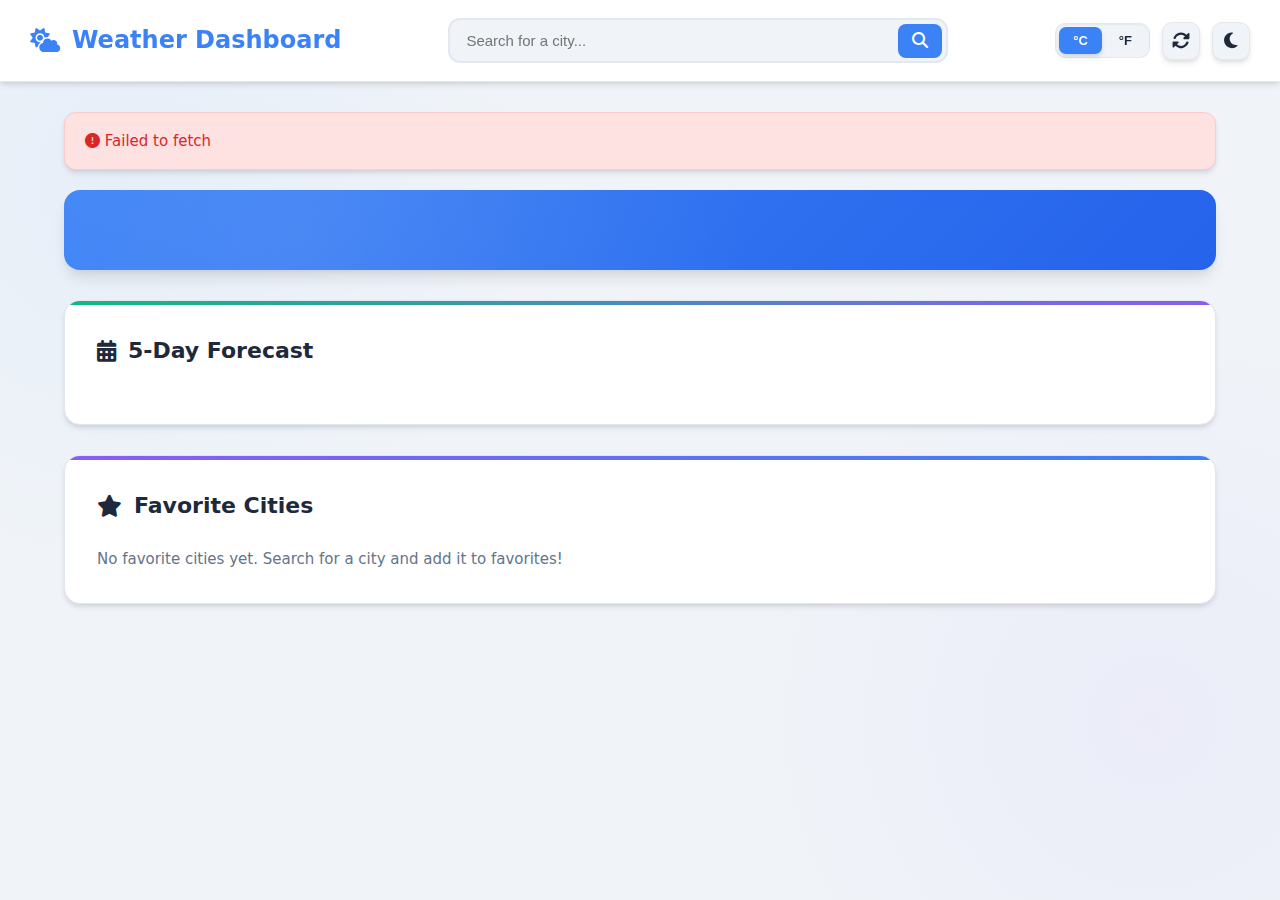
<file: Percobaan 6/index.html>
<!DOCTYPE html>
<html lang="id">
<head>
    <meta charset="UTF-8">
    <meta name="viewport" content="width=device-width, initial-scale=1.0">
    <title>Weather Dashboard</title>
    <link rel="stylesheet" href="https://cdnjs.cloudflare.com/ajax/libs/font-awesome/6.4.0/css/all.min.css">
    <link rel="stylesheet" href="style.css">
</head>
<body>
    <!-- Navbar -->
    <nav class="navbar">
        <div class="navbar-brand">
            <i class="fas fa-cloud-sun"></i> Weather Dashboard
        </div>
        
        <div class="navbar-search">
            <input 
                type="text" 
                class="search-input" 
                id="citySearch" 
                placeholder="Search for a city..."
                autocomplete="off"
            >
            <button class="search-btn" id="searchBtn"><i class="fas fa-search"></i></button>
            <div class="autocomplete-suggestions" id="suggestions"></div>
        </div>

        <div class="navbar-controls">
            <div class="unit-switch">
                <button class="unit-option active" id="celsiusBtn" onclick="setUnit('metric')">°C</button>
                <button class="unit-option" id="fahrenheitBtn" onclick="setUnit('imperial')">°F</button>
            </div>
            <button class="refresh-btn" id="refreshBtn" title="Refresh weather data"><i class="fas fa-sync-alt"></i></button>
            <button class="theme-toggle" id="themeToggle"><i class="fas fa-moon"></i></button>
        </div>
    </nav>

    <div class="container">
        <!-- Error Message -->
        <div class="error-message" id="errorMessage"></div>

        <!-- Current Weather -->
        <div class="current-weather" id="currentWeather">
            <div class="loading" id="loadingCurrent">
                <div class="spinner"></div>
                <p>Loading weather data...</p>
            </div>
        </div>

        <!-- Forecast -->
        <div class="forecast-section" id="forecastSection">
            <h2 class="section-title"><i class="fas fa-calendar-alt"></i> 5-Day Forecast</h2>
            <div class="forecast-grid" id="forecastGrid"></div>
        </div>

        <!-- Favorites -->
        <div class="favorites-section">
            <h3 class="section-title"><i class="fas fa-star"></i> Favorite Cities</h3>
            <div class="favorites-grid" id="favoritesGrid">
                <p style="color: var(--text-secondary); font-size: 15px;">No favorite cities yet. Search for a city and add it to favorites!</p>
            </div>
        </div>
    </div>

  <script src="script.js"></script>
  
</body>
</html>
</file>
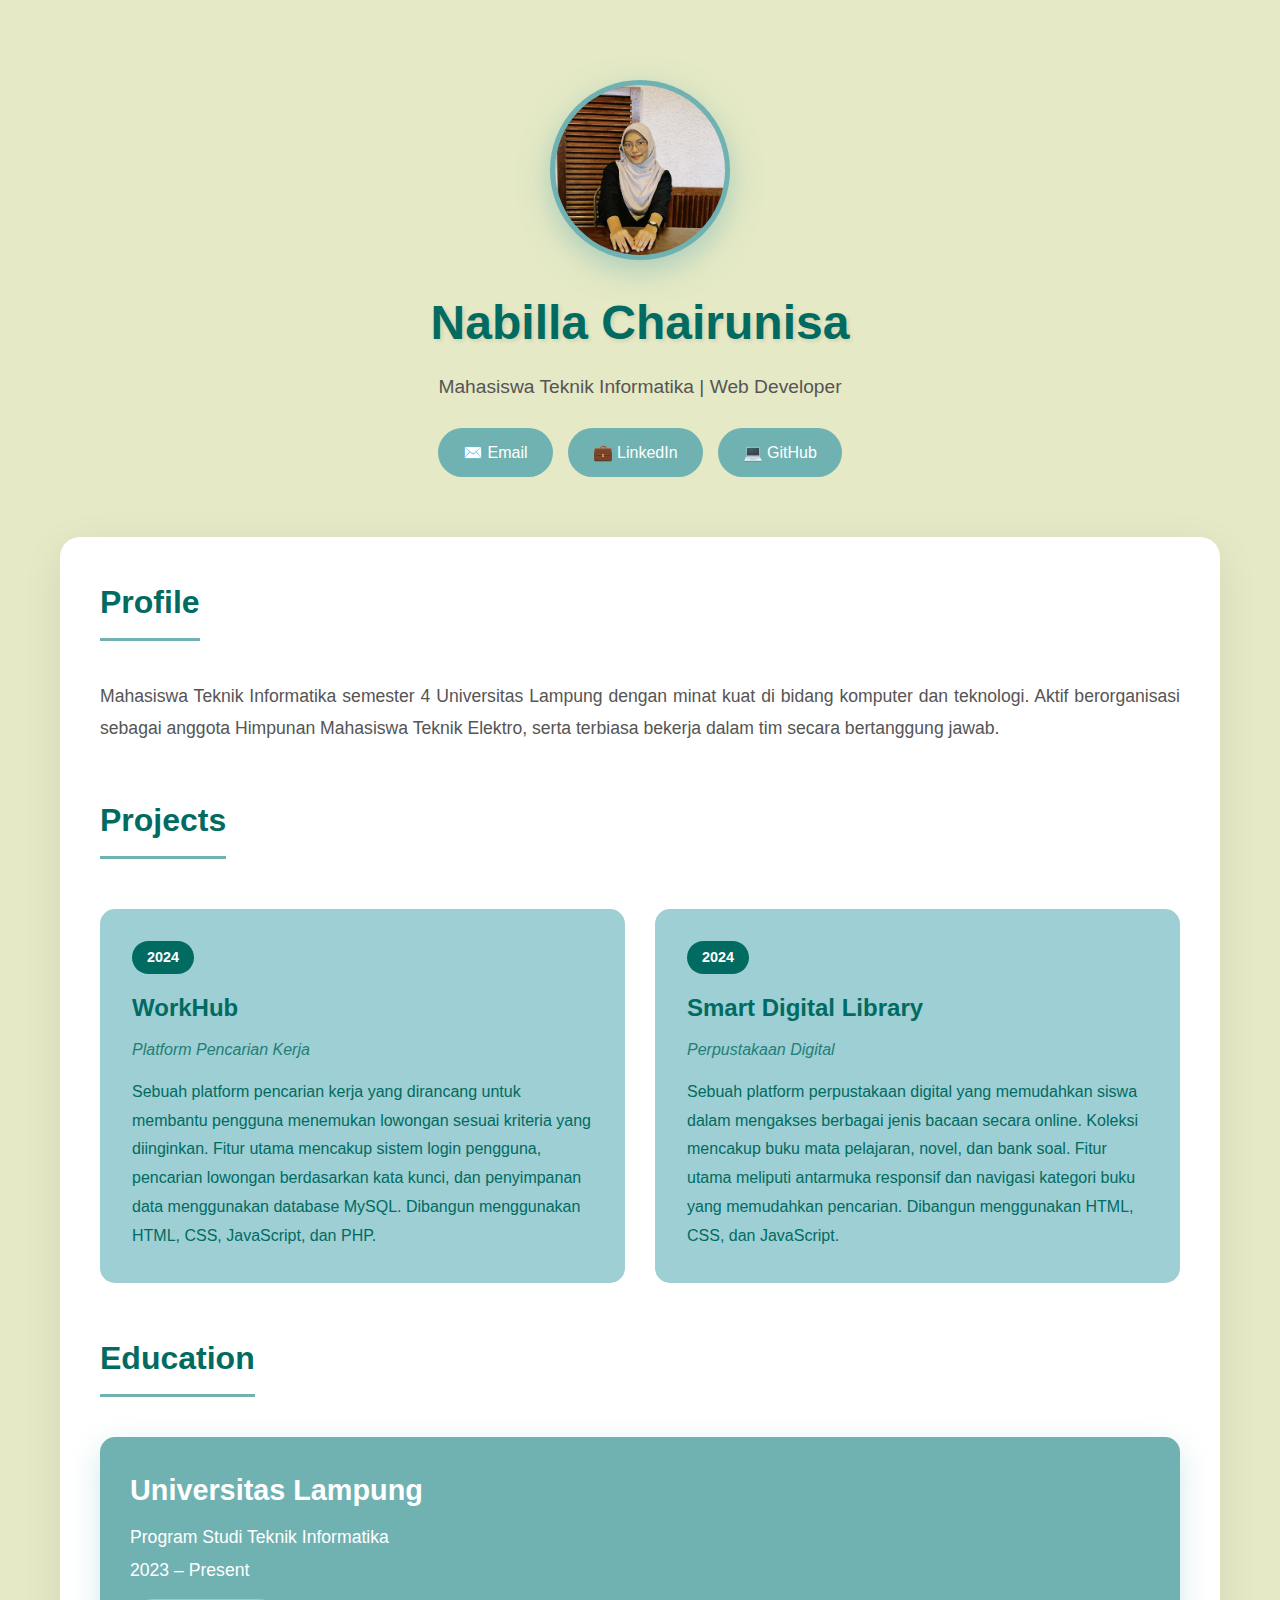
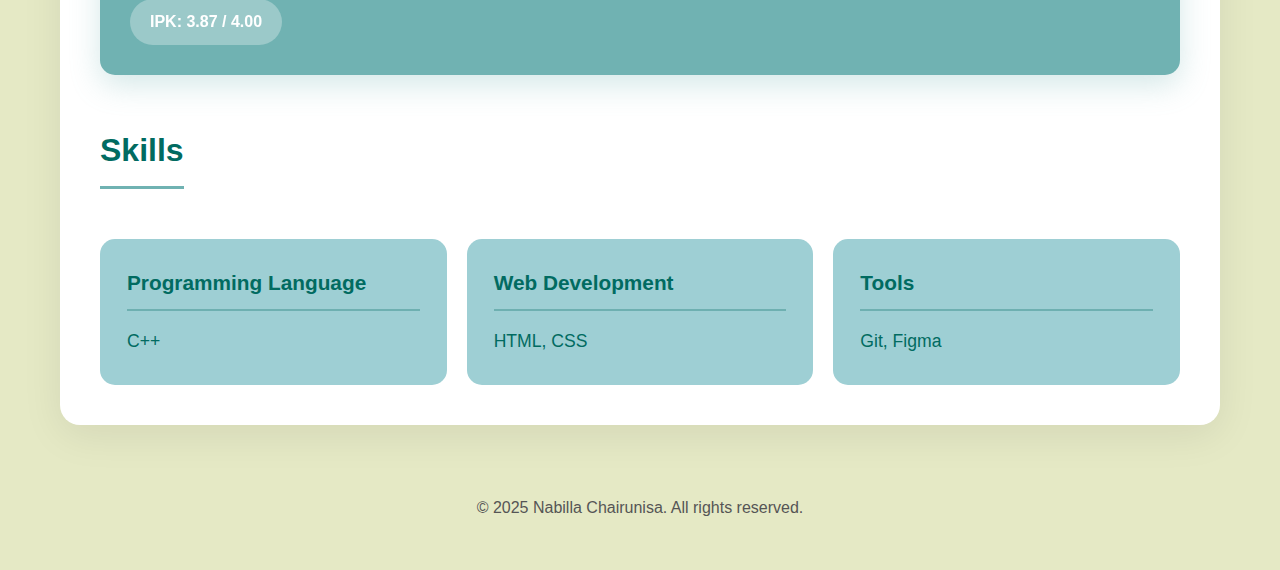
<file: TA1_2315061022.html>
<!DOCTYPE html>
<html lang="id">
<head>
    <meta charset="UTF-8">
    <meta name="viewport" content="width=device-width, initial-scale=1.0">
    <title>Nabilla Chairunisa - Portfolio</title>
    <link rel="stylesheet" href="style.css">
</head>
<body>
    <div class="container">
        <header>
            <div class="profile-photo"><img src="photo.jpg" alt="N"></div>
            <h1>Nabilla Chairunisa</h1>
            <p>Mahasiswa Teknik Informatika | Web Developer</p>
            <div class="contact-links">
                <a href="mailto:nabchairunisa@gmail.com">✉️ Email</a>
                <a href="https://linkedin.com/in/nabilla-chairunisa-72ba9114a" target="_blank">💼 LinkedIn</a>
                <a href="https://github.com/NabillaChai" target="_blank">💻 GitHub</a>
            </div>
        </header>

        <div class="content">
            <section id="profile">
                <h2>Profile</h2>
                <p class="profile-text">
                    Mahasiswa Teknik Informatika semester 4 Universitas Lampung dengan minat kuat di bidang komputer dan teknologi. Aktif berorganisasi sebagai anggota Himpunan Mahasiswa Teknik Elektro, serta terbiasa bekerja dalam tim secara bertanggung jawab. 
                </p>
            </section>

            <section id="projects">
                <h2>Projects</h2>
                <div class="project-grid">
                    <div class="project-card">
                        <span class="project-year">2024</span>
                        <h3>WorkHub</h3>
                        <p class="project-course">Platform Pencarian Kerja</p>
                        <p class="project-description">
                            Sebuah platform pencarian kerja yang dirancang untuk membantu pengguna menemukan lowongan sesuai kriteria yang diinginkan. Fitur utama mencakup sistem login pengguna, pencarian lowongan berdasarkan kata kunci, dan penyimpanan data menggunakan database MySQL. Dibangun menggunakan HTML, CSS, JavaScript, dan PHP.
                        </p>
                    </div>

                    <div class="project-card">
                        <span class="project-year">2024</span>
                        <h3>Smart Digital Library</h3>
                        <p class="project-course">Perpustakaan Digital</p>
                        <p class="project-description">
                            Sebuah platform perpustakaan digital yang memudahkan siswa dalam mengakses berbagai jenis bacaan secara online. Koleksi mencakup buku mata pelajaran, novel, dan bank soal. Fitur utama meliputi antarmuka responsif dan navigasi kategori buku yang memudahkan pencarian. Dibangun menggunakan HTML, CSS, dan JavaScript.
                        </p>
                    </div>
                </div>
            </section>

            <section id="education">
                <h2>Education</h2>
                <div class="education-box">
                    <h3>Universitas Lampung</h3>
                    <p>Program Studi Teknik Informatika</p>
                    <p>2023 – Present</p>
                    <span class="ipk">IPK: 3.87 / 4.00</span>
                </div>
            </section>

            <section id="skills">
                <h2>Skills</h2>
                <div class="skills-container">
                    <div class="skill-category">
                        <h3>Programming Language</h3>
                        <p>C++</p>
                    </div>
                    <div class="skill-category">
                        <h3>Web Development</h3>
                        <p>HTML, CSS</p>
                    </div>
                    <div class="skill-category">
                        <h3>Tools</h3>
                        <p>Git, Figma</p>
                    </div>
                </div>
            </section>
        </div>

        <footer>
            <p>&copy; 2025 Nabilla Chairunisa. All rights reserved.</p>
        </footer>
    </div>
</body>
</html>
</file>
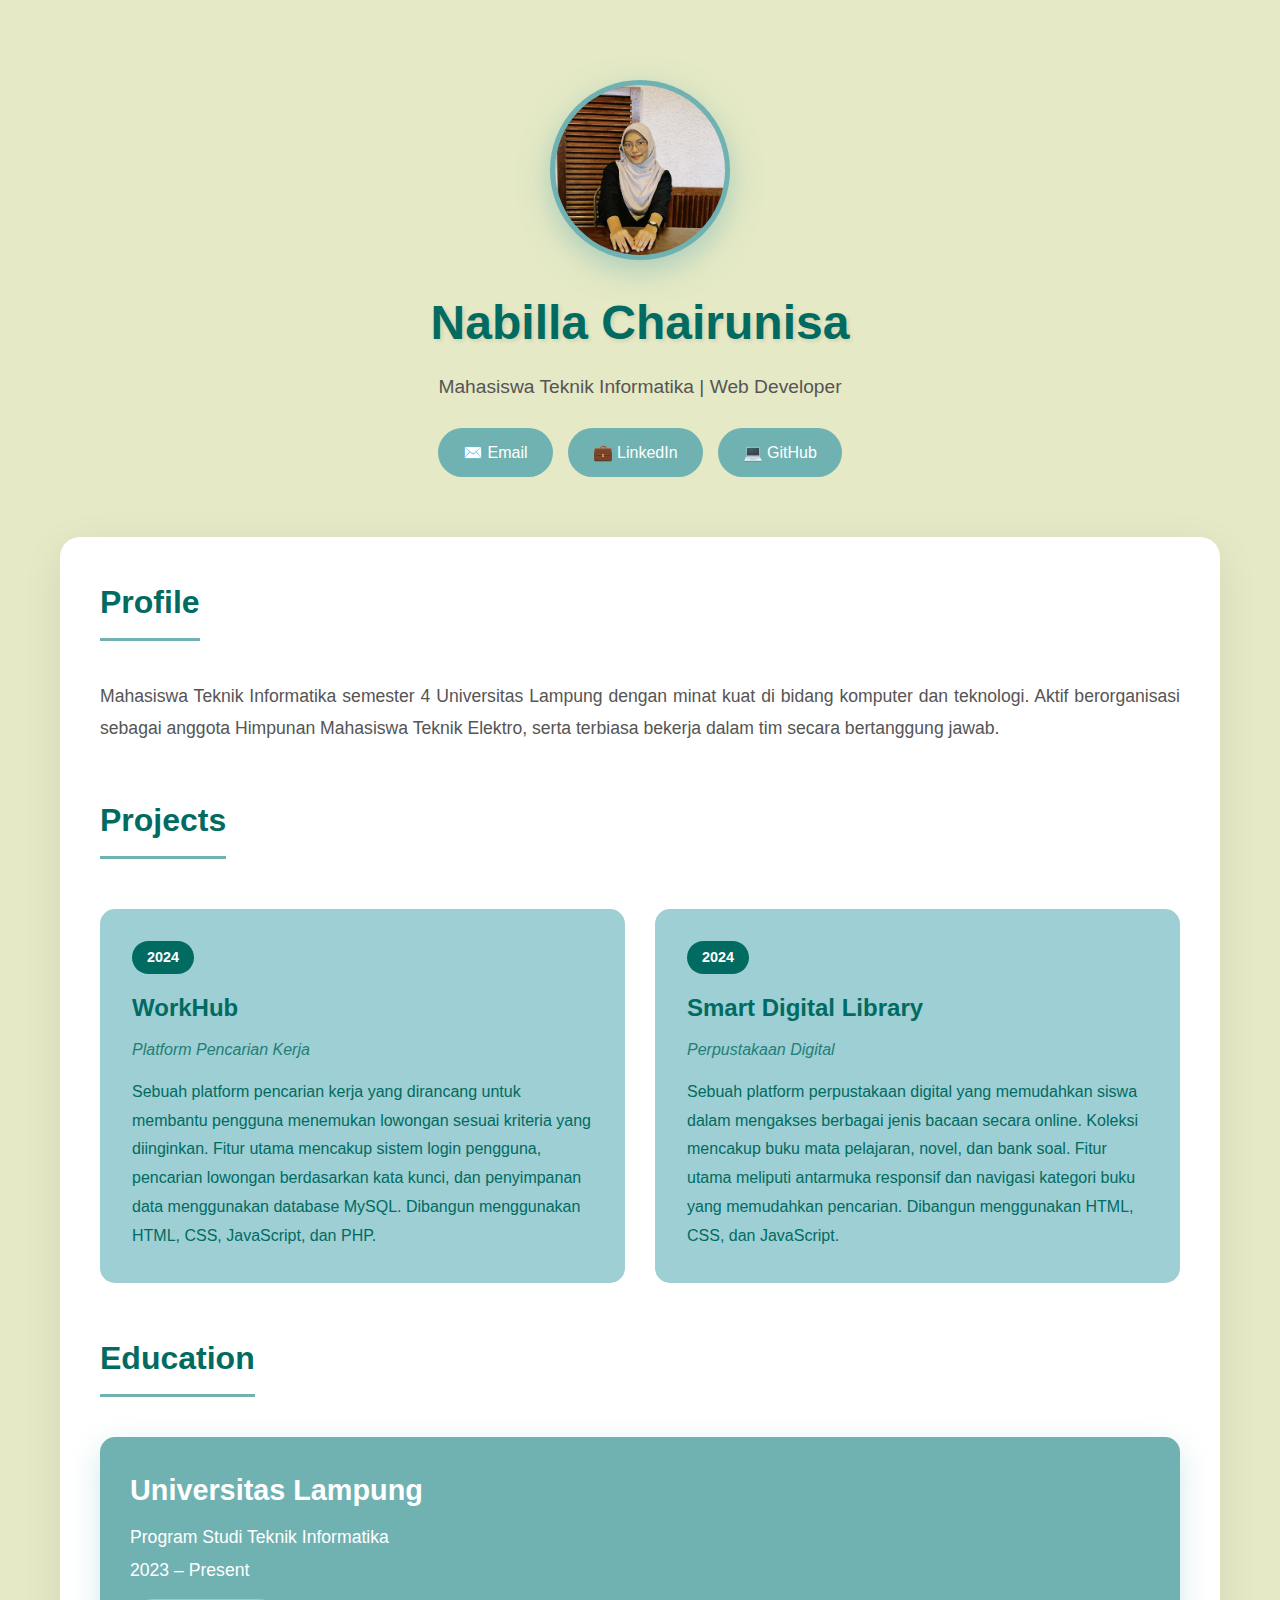
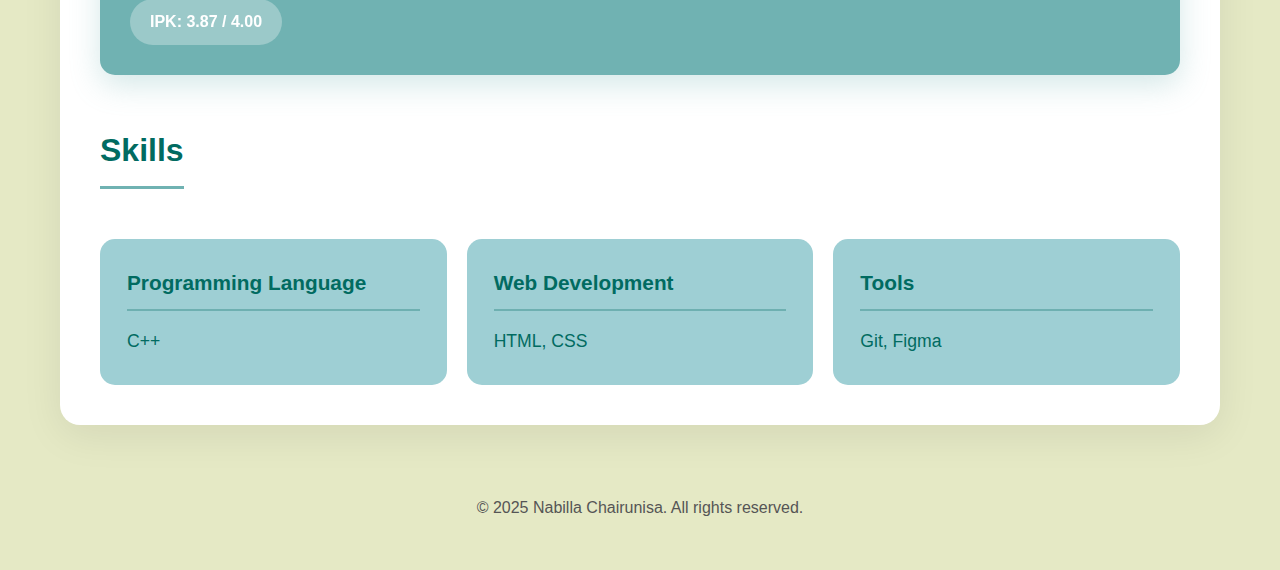
<file: TA1_Portofolio.html>
<!DOCTYPE html>
<html lang="id">
<head>
    <meta charset="UTF-8">
    <meta name="viewport" content="width=device-width, initial-scale=1.0">
    <title>Nabilla Chairunisa - Portfolio</title>
    <link rel="stylesheet" href="TA1_style.css">
</head>
<body>
    <div class="container">
        <header>
            <div class="profile-photo"><img src="photo.jpg" alt="N"></div>
            <h1>Nabilla Chairunisa</h1>
            <p>Mahasiswa Teknik Informatika | Web Developer</p>
            <div class="contact-links">
                <a href="mailto:nabchairunisa@gmail.com">✉️ Email</a>
                <a href="https://linkedin.com/in/nabilla-chairunisa-72ba9114a" target="_blank">💼 LinkedIn</a>
                <a href="https://github.com/NabillaChai" target="_blank">💻 GitHub</a>
            </div>
        </header>

        <div class="content">
            <section id="profile">
                <h2>Profile</h2>
                <p class="profile-text">
                    Mahasiswa Teknik Informatika semester 4 Universitas Lampung dengan minat kuat di bidang komputer dan teknologi. Aktif berorganisasi sebagai anggota Himpunan Mahasiswa Teknik Elektro, serta terbiasa bekerja dalam tim secara bertanggung jawab. 
                </p>
            </section>

            <section id="projects">
                <h2>Projects</h2>
                <div class="project-grid">
                    <div class="project-card">
                        <span class="project-year">2024</span>
                        <h3>WorkHub</h3>
                        <p class="project-course">Platform Pencarian Kerja</p>
                        <p class="project-description">
                            Sebuah platform pencarian kerja yang dirancang untuk membantu pengguna menemukan lowongan sesuai kriteria yang diinginkan. Fitur utama mencakup sistem login pengguna, pencarian lowongan berdasarkan kata kunci, dan penyimpanan data menggunakan database MySQL. Dibangun menggunakan HTML, CSS, JavaScript, dan PHP.
                        </p>
                    </div>

                    <div class="project-card">
                        <span class="project-year">2024</span>
                        <h3>Smart Digital Library</h3>
                        <p class="project-course">Perpustakaan Digital</p>
                        <p class="project-description">
                            Sebuah platform perpustakaan digital yang memudahkan siswa dalam mengakses berbagai jenis bacaan secara online. Koleksi mencakup buku mata pelajaran, novel, dan bank soal. Fitur utama meliputi antarmuka responsif dan navigasi kategori buku yang memudahkan pencarian. Dibangun menggunakan HTML, CSS, dan JavaScript.
                        </p>
                    </div>
                </div>
            </section>

            <section id="education">
                <h2>Education</h2>
                <div class="education-box">
                    <h3>Universitas Lampung</h3>
                    <p>Program Studi Teknik Informatika</p>
                    <p>2023 – Present</p>
                    <span class="ipk">IPK: 3.87 / 4.00</span>
                </div>
            </section>

            <section id="skills">
                <h2>Skills</h2>
                <div class="skills-container">
                    <div class="skill-category">
                        <h3>Programming Language</h3>
                        <p>C++</p>
                    </div>
                    <div class="skill-category">
                        <h3>Web Development</h3>
                        <p>HTML, CSS</p>
                    </div>
                    <div class="skill-category">
                        <h3>Tools</h3>
                        <p>Git, Figma</p>
                    </div>
                </div>
            </section>
        </div>

        <footer>
            <p>&copy; 2025 Nabilla Chairunisa. All rights reserved.</p>
        </footer>
    </div>
</body>

</html>
</file>
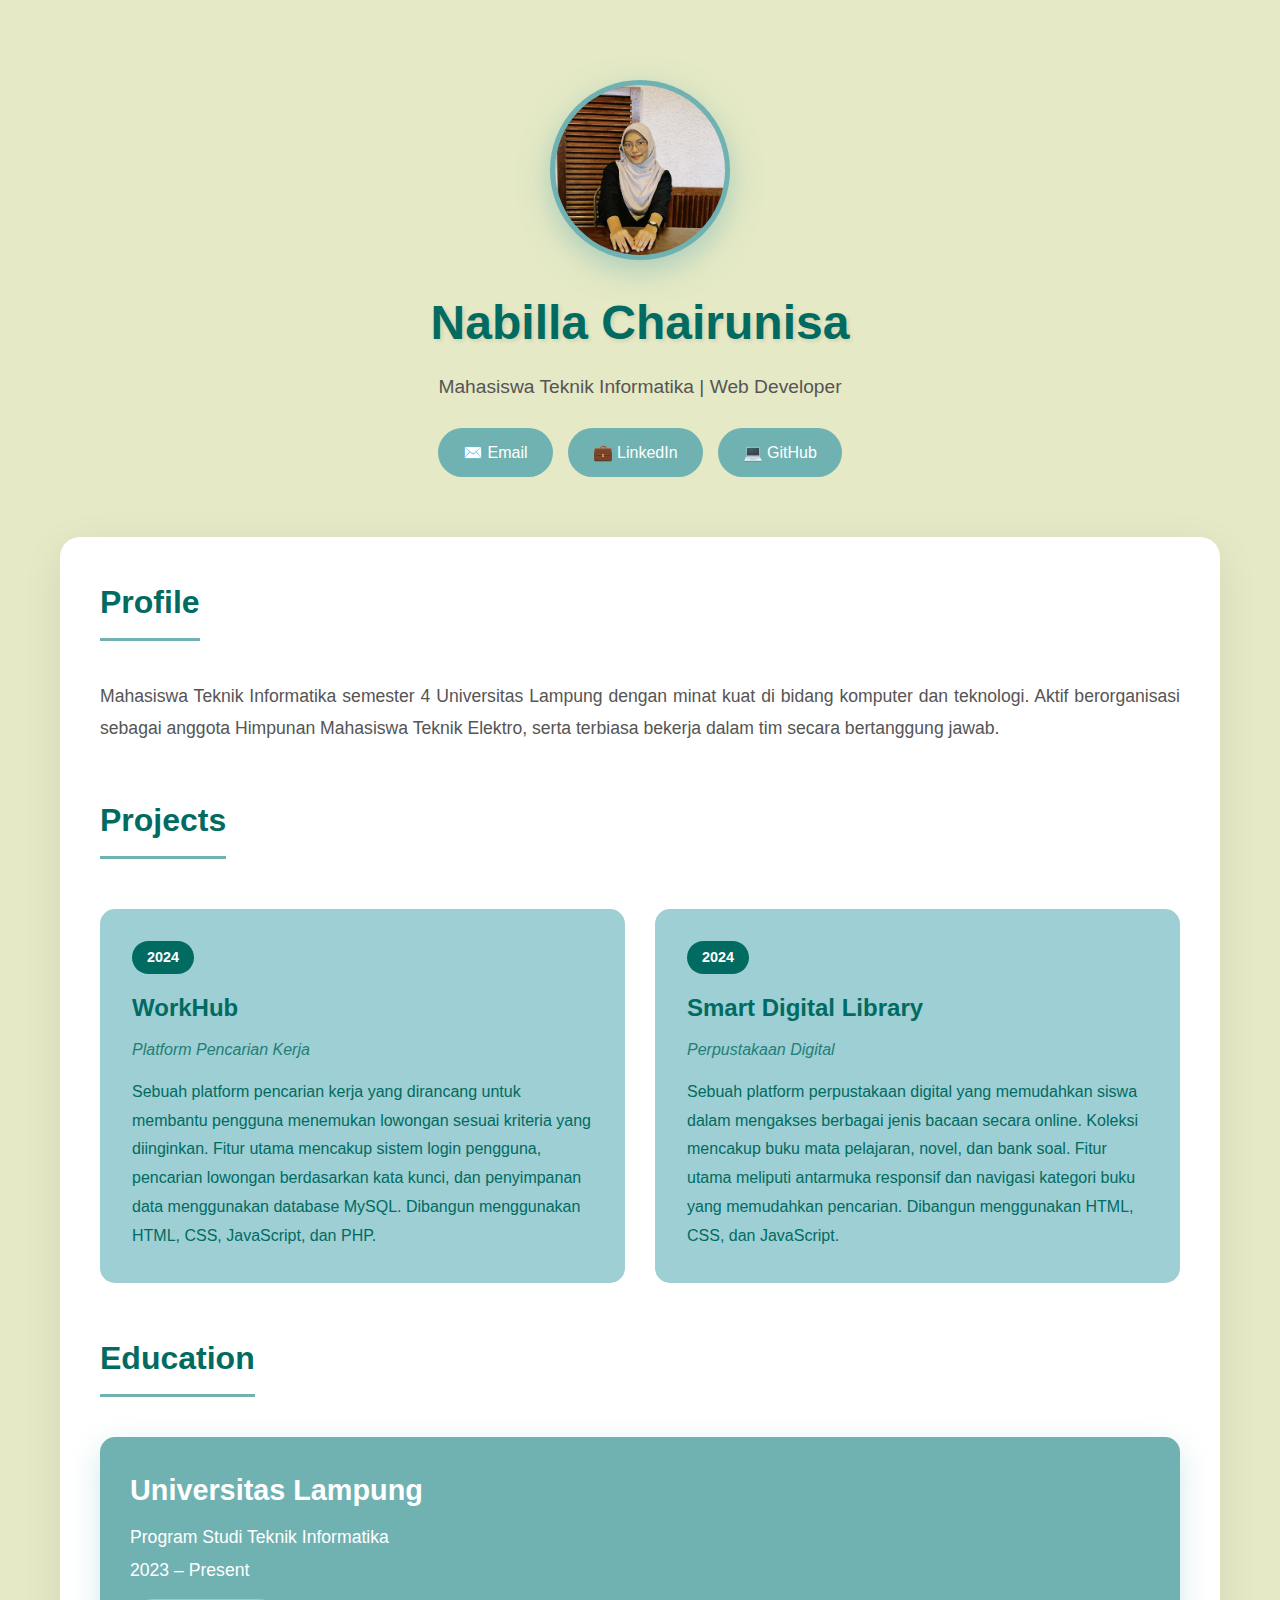
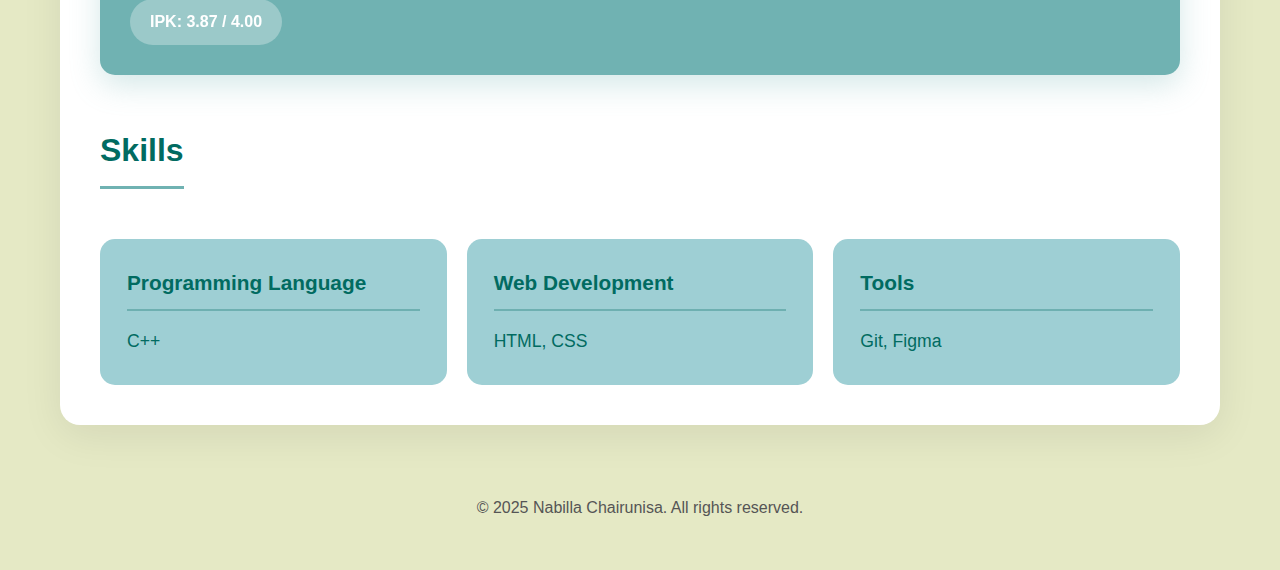
<file: Percobaan 1/TA1_Portofolio.html>
<!DOCTYPE html>
<html lang="id">
<head>
    <meta charset="UTF-8">
    <meta name="viewport" content="width=device-width, initial-scale=1.0">
    <title>Nabilla Chairunisa - Portfolio</title>
    <link rel="stylesheet" href="TA1_style.css">
</head>
<body>
    <div class="container">
        <header>
            <div class="profile-photo"><img src="photo.jpg" alt="N"></div>
            <h1>Nabilla Chairunisa</h1>
            <p>Mahasiswa Teknik Informatika | Web Developer</p>
            <div class="contact-links">
                <a href="mailto:nabchairunisa@gmail.com">✉️ Email</a>
                <a href="https://linkedin.com/in/nabilla-chairunisa-72ba9114a" target="_blank">💼 LinkedIn</a>
                <a href="https://github.com/NabillaChai" target="_blank">💻 GitHub</a>
            </div>
        </header>

        <div class="content">
            <section id="profile">
                <h2>Profile</h2>
                <p class="profile-text">
                    Mahasiswa Teknik Informatika semester 4 Universitas Lampung dengan minat kuat di bidang komputer dan teknologi. Aktif berorganisasi sebagai anggota Himpunan Mahasiswa Teknik Elektro, serta terbiasa bekerja dalam tim secara bertanggung jawab. 
                </p>
            </section>

            <section id="projects">
                <h2>Projects</h2>
                <div class="project-grid">
                    <div class="project-card">
                        <span class="project-year">2024</span>
                        <h3>WorkHub</h3>
                        <p class="project-course">Platform Pencarian Kerja</p>
                        <p class="project-description">
                            Sebuah platform pencarian kerja yang dirancang untuk membantu pengguna menemukan lowongan sesuai kriteria yang diinginkan. Fitur utama mencakup sistem login pengguna, pencarian lowongan berdasarkan kata kunci, dan penyimpanan data menggunakan database MySQL. Dibangun menggunakan HTML, CSS, JavaScript, dan PHP.
                        </p>
                    </div>

                    <div class="project-card">
                        <span class="project-year">2024</span>
                        <h3>Smart Digital Library</h3>
                        <p class="project-course">Perpustakaan Digital</p>
                        <p class="project-description">
                            Sebuah platform perpustakaan digital yang memudahkan siswa dalam mengakses berbagai jenis bacaan secara online. Koleksi mencakup buku mata pelajaran, novel, dan bank soal. Fitur utama meliputi antarmuka responsif dan navigasi kategori buku yang memudahkan pencarian. Dibangun menggunakan HTML, CSS, dan JavaScript.
                        </p>
                    </div>
                </div>
            </section>

            <section id="education">
                <h2>Education</h2>
                <div class="education-box">
                    <h3>Universitas Lampung</h3>
                    <p>Program Studi Teknik Informatika</p>
                    <p>2023 – Present</p>
                    <span class="ipk">IPK: 3.87 / 4.00</span>
                </div>
            </section>

            <section id="skills">
                <h2>Skills</h2>
                <div class="skills-container">
                    <div class="skill-category">
                        <h3>Programming Language</h3>
                        <p>C++</p>
                    </div>
                    <div class="skill-category">
                        <h3>Web Development</h3>
                        <p>HTML, CSS</p>
                    </div>
                    <div class="skill-category">
                        <h3>Tools</h3>
                        <p>Git, Figma</p>
                    </div>
                </div>
            </section>
        </div>

        <footer>
            <p>&copy; 2025 Nabilla Chairunisa. All rights reserved.</p>
        </footer>
    </div>
</body>
</html>
</file>
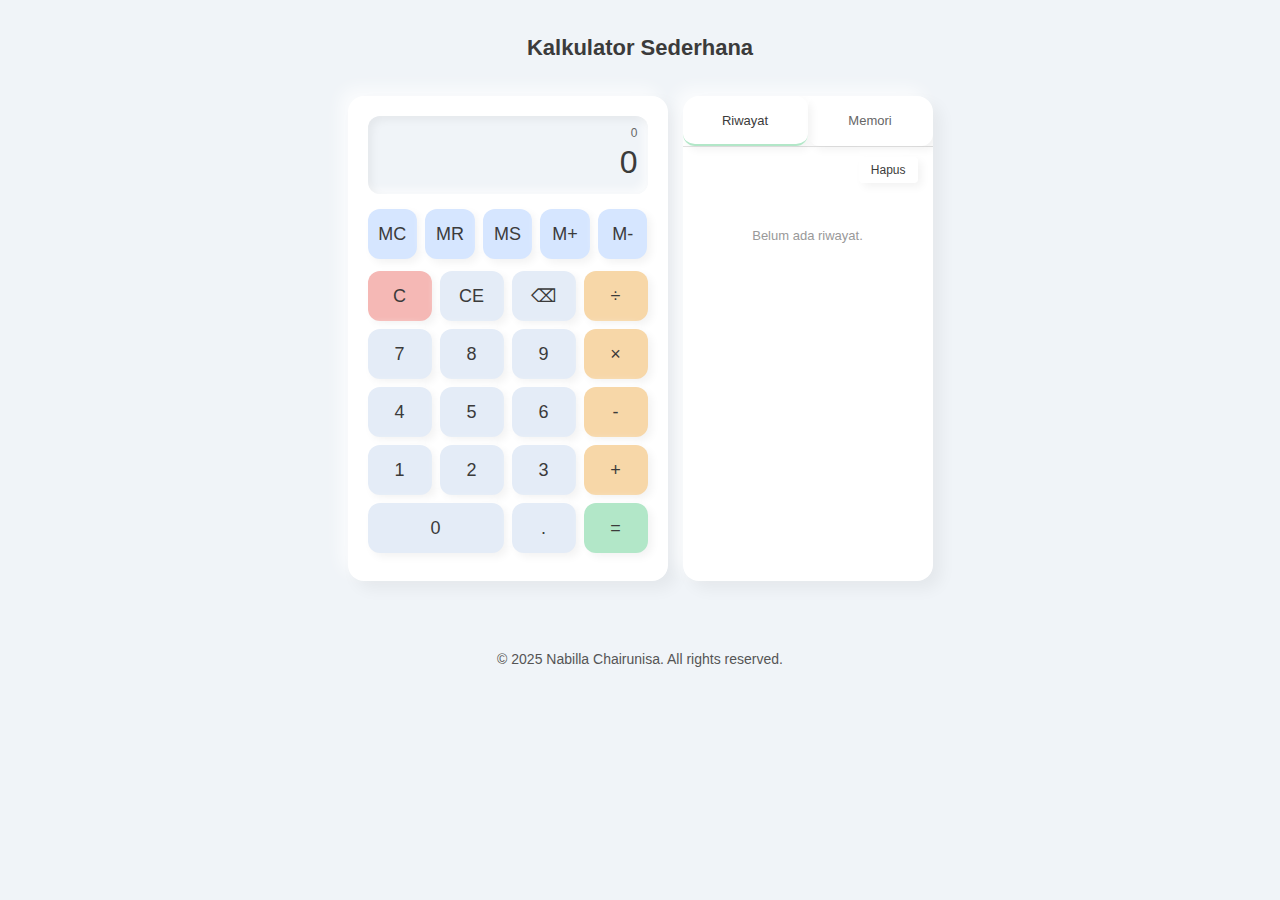
<file: Percobaan 5/TA5_index.html>
<!DOCTYPE html>
<html lang="id">
<head>
    <meta charset="UTF-8">
    <meta name="viewport" content="width=device-width, initial-scale=1.0">
    <link rel="stylesheet" href="https://cdnjs.cloudflare.com/ajax/libs/font-awesome/6.5.0/css/all.min.css">
    <title>Kalkulator</title>
    <link rel="stylesheet" href="TA5_style.css">
</head>

<body>

    <div class="main-wrapper">
        <div class="page-header">Kalkulator Sederhana</div>

        <div class="content-wrapper">

            <!-- Kalkulator -->
            <div class="calc-wrapper">
                <div class="calculator">
                    <div class="display-container">
                        <div class="expression" id="expression">0</div>
                        <div class="display" id="display">0</div>
                    </div>

                    <div class="memory-buttons">
                        <button class="btn-memory" onclick="memoryClear()">MC</button>
                        <button class="btn-memory" onclick="memoryRecall()">MR</button>
                        <button class="btn-memory" onclick="memoryStore()">MS</button>
                        <button class="btn-memory" onclick="memoryAdd()">M+</button>
                        <button class="btn-memory" onclick="memorySubtract()">M-</button>
                    </div>

                    <div class="buttons">
                        <button class="btn-clear" onclick="clearAll()">C</button>
                        <button class="btn-function" onclick="clearEntry()">CE</button>
                        <button class="btn-function" onclick="backspace()">⌫</button>
                        <button class="btn-operator" onclick="inputOperator('÷')">÷</button>

                        <button class="btn-number" onclick="inputDigit('7')">7</button>
                        <button class="btn-number" onclick="inputDigit('8')">8</button>
                        <button class="btn-number" onclick="inputDigit('9')">9</button>
                        <button class="btn-operator" onclick="inputOperator('×')">×</button>

                        <button class="btn-number" onclick="inputDigit('4')">4</button>
                        <button class="btn-number" onclick="inputDigit('5')">5</button>
                        <button class="btn-number" onclick="inputDigit('6')">6</button>
                        <button class="btn-operator" onclick="inputOperator('-')">-</button>

                        <button class="btn-number" onclick="inputDigit('1')">1</button>
                        <button class="btn-number" onclick="inputDigit('2')">2</button>
                        <button class="btn-number" onclick="inputDigit('3')">3</button>
                        <button class="btn-operator" onclick="inputOperator('+')">+</button>

                        <button class="btn-number btn-zero" onclick="inputDigit('0')">0</button>
                        <button class="btn-number" onclick="inputDecimal()">.</button>
                        <button class="btn-equal" onclick="calculate()">=</button>
                    </div>
                </div>
            </div>

            <!-- HISTORY -->
            <div class="history" id="history">
                <div class="history-tabs">
                    <button class="history-tab active" onclick="switchTab('riwayat')" id="tabRiwayat">Riwayat</button>
                    <button class="history-tab" onclick="switchTab('memori')" id="tabMemori">Memori</button>
                </div>

                <div id="riwayatContent">
                    <div class="history-actions">
                        <button class="clear-all-btn" onclick="clearHistory()">Hapus</button>
                    </div>
                    <div class="history-content">
                        <div id="historyList">
                            <div class="history-empty">Belum ada riwayat.</div>
                        </div>
                    </div>
                </div>

                <div id="memoriContent" style="display: none;">
                    <div class="history-content">
                        <div class="memory-display" id="memoryIndicator"></div>
                    </div>
                </div>
            </div>

        </div>
    </div>

    
    <script>
        let display = '0';
        let expression = '';
        let memory = 0;
        let justCalculated = false;
        let history = [];

        function updateDisplay() {
            document.getElementById('display').textContent = display;
            document.getElementById('expression').textContent = expression || '0';

            const memDisplay = document.getElementById('memoryIndicator');
            if (memory !== 0) {
                memDisplay.innerHTML =
                    `<div class="memory-text">Nilai Memori:</div><div class="memory-value">${memory}</div>`;
            } else {
                memDisplay.innerHTML =
                    '<div class="memory-text">Tidak ada yang disimpan di memori</div>';
            }
        }

        function updateHistory() {
            const historyList = document.getElementById('historyList');
            if (history.length > 0) {
                historyList.innerHTML = history.map((item, index) => `
                    <div class="history-item">
                        <button class="delete-item-btn" onclick="deleteHistoryItem(${index})">
                            <svg width="18" height="18" viewBox="0 0 24 24" fill="none" stroke="#777" stroke-width="2" stroke-linecap="round" stroke-linejoin="round">
                                <polyline points="3 6 5 6 21 6"></polyline>
                                <path d="M19 6l-1 14H6L5 6"></path>
                                <path d="M10 11v6"></path>
                                <path d="M14 11v6"></path>
                                <path d="M9 6V4h6v2"></path>
                            </svg>
                        </button>
                        <div class="history-expr">${item.expr} =</div>
                        <div class="history-result">${item.result}</div>
                    </div>
                `).join('');
            } else {
                historyList.innerHTML = '<div class="history-empty">Belum ada riwayat.</div>';
            }
        }


        function clearHistory() {
            history = [];
            updateHistory();
        }

        function deleteHistoryItem(index) {
            history.splice(index, 1);
            updateHistory();
        }

        function switchTab(tab) {
            const tabRiwayat = document.getElementById('tabRiwayat');
            const tabMemori = document.getElementById('tabMemori');
            const riwayatContent = document.getElementById('riwayatContent');
            const memoriContent = document.getElementById('memoriContent');

            if (tab === 'riwayat') {
                tabRiwayat.classList.add('active');
                tabMemori.classList.remove('active');
                riwayatContent.style.display = 'block';
                memoriContent.style.display = 'none';
            } else {
                tabRiwayat.classList.remove('active');
                tabMemori.classList.add('active');
                riwayatContent.style.display = 'none';
                memoriContent.style.display = 'block';
            }
        }

        function inputDigit(digit) {
            if (justCalculated) {
                display = digit;
                expression = digit;
                justCalculated = false;
            } else {
                display = display === '0' ? digit : display + digit;
                expression = expression === '' || expression === '0' ? digit : expression + digit;
            }
            updateDisplay();
        }

        function inputDecimal() {
            const parts = display.split(/[+\-×÷]/);
            const lastNum = parts[parts.length - 1];
            if (lastNum.includes('.')) return;

            if (justCalculated) {
                display = '0.';
                expression = '0.';
                justCalculated = false;
            } else {
                display += '.';
                expression += '.';
            }
            updateDisplay();
        }

        function inputOperator(op) {
            justCalculated = false;
            const lastChar = expression.slice(-1);

            if ('+-×÷'.includes(lastChar)) {
                expression = expression.slice(0, -1) + op;
            } else if (expression !== '') {
                expression += op;
                display = '0';
            }
            updateDisplay();
        }

        function evaluateExpression(expr) {
            try {
                const tokens = expr.match(/(\d+\.?\d*|[+\-×÷])/g);
                if (!tokens) return 'Error';

                let nums = [];
                let ops = [];

                for (let t of tokens) {
                    if ('+-×÷'.includes(t)) ops.push(t);
                    else nums.push(parseFloat(t));
                }

                let i = 0;
                while (i < ops.length) {
                    if (ops[i] === '×' || ops[i] === '÷') {
                        if (ops[i] === '÷' && nums[i + 1] === 0) return 'Error';
                        const result = ops[i] === '×' ? nums[i] * nums[i + 1] : nums[i] / nums[i + 1];
                        nums.splice(i, 2, result);
                        ops.splice(i, 1);
                    } else i++;
                }

                let result = nums[0];
                for (let j = 0; j < ops.length; j++) {
                    if (ops[j] === '+') result += nums[j + 1];
                    else result -= nums[j + 1];
                }

                return parseFloat(result.toFixed(10));
            } catch {
                return 'Error';
            }
        }

        function calculate() {
            if (!expression) return;

            let expr = expression;
            if ('+-×÷'.includes(expr.slice(-1))) expr = expr.slice(0, -1);

            const result = evaluateExpression(expr);
            history.unshift({ expr, result: String(result) });
            history = history.slice(0, 5);

            display = String(result);
            expression = String(result);
            justCalculated = true;

            updateDisplay();
            updateHistory();
        }

        function clearAll() {
            display = '0';
            expression = '';
            justCalculated = false;
            updateDisplay();
        }

        function clearEntry() {
            const parts = expression.split(/([+\-×÷])/);
            if (parts.length <= 1) {
                display = '0';
                expression = '';
            } else {
                parts[parts.length - 1] = '';
                expression = parts.join('');
                display = '0';
            }
            justCalculated = false;
            updateDisplay();
        }

        function backspace() {
            if (justCalculated || expression.length <= 1) {
                display = '0';
                expression = '';
                justCalculated = false;
            } else {
                expression = expression.slice(0, -1);
                const parts = expression.split(/([+\-×÷])/);
                display = parts[parts.length - 1] || '0';
            }
            updateDisplay();
        }

        function memoryAdd() {
            memory += parseFloat(display);
            updateDisplay();
        }

        function memorySubtract() {
            memory -= parseFloat(display);
            updateDisplay();
        }

        function memoryStore() {
            memory = parseFloat(display);
            updateDisplay();
        }

        function memoryRecall() {
            const val = String(memory);
            display = val;

            if (justCalculated || expression === '') expression = val;
            else {
                const lastChar = expression.slice(-1);
                if ('+-×÷'.includes(lastChar)) expression += val;
            }

            justCalculated = false;
            updateDisplay();
        }

        function memoryClear() {
            memory = 0;
            updateDisplay();
        }

        document.addEventListener('keydown', function (e) {
            if (e.key >= '0' && e.key <= '9') inputDigit(e.key);
            else if (e.key === '.') inputDecimal();
            else if (e.key === '+') inputOperator('+');
            else if (e.key === '-') inputOperator('-');
            else if (e.key === '*') inputOperator('×');
            else if (e.key === '/') { e.preventDefault(); inputOperator('÷'); }
            else if (e.key === 'Enter' || e.key === '=') calculate();
            else if (e.key === 'Escape') clearAll();
            else if (e.key === 'Delete') clearEntry();
            else if (e.key === 'Backspace') backspace();
        });

        updateDisplay();
    </script>

    <footer>
        <p>&copy; 2025 Nabilla Chairunisa. All rights reserved.</p>
    </footer>

</body>
</html>
</file>
<file: Percobaan 6/style.css>
* {
    margin: 0;
    padding: 0;
    box-sizing: border-box;
}

:root {
    --bg-primary: #f0f4f8;
    --bg-secondary: #ffffff;
    --text-primary: #1e293b;
    --text-secondary: #64748b;
    --accent-primary: #3b82f6;
    --accent-secondary: #10b981;
    --accent-tertiary: #8b5cf6;
    --border-color: #e2e8f0;
    --shadow: 0 4px 6px -1px rgba(0, 0, 0, 0.1), 0 2px 4px -1px rgba(0, 0, 0, 0.06);
    --shadow-lg: 0 10px 15px -3px rgba(0, 0, 0, 0.1), 0 4px 6px -2px rgba(0, 0, 0, 0.05);
    --radius: 16px;
    --transition: all 0.3s cubic-bezier(0.4, 0, 0.2, 1);
}

[data-theme="dark"] {
    --bg-primary: #1e293b;
    --bg-secondary: #0f172a;
    --text-primary: #f1f5f9;
    --text-secondary: #cbd5e1;
    --accent-primary: #60a5fa;
    --accent-secondary: #34d399;
    --accent-tertiary: #a78bfa;
    --border-color: #475569;
}

body {
    font-family: 'Inter', 'Segoe UI', system-ui, sans-serif;
    background: var(--bg-primary);
    color: var(--text-primary);
    transition: var(--transition);
    line-height: 1.6;
    font-weight: 400;
    min-height: 100vh;
    background-image:
        radial-gradient(circle at 10% 20%, rgba(59, 130, 246, 0.05) 0%, transparent 30%),
        radial-gradient(circle at 90% 80%, rgba(139, 92, 246, 0.05) 0%, transparent 30%);
}

/* Navbar */
.navbar {
    background: var(--bg-secondary);
    padding: 18px 30px;
    box-shadow: var(--shadow);
    margin-bottom: 30px;
    display: flex;
    justify-content: space-between;
    align-items: center;
    gap: 20px;
    position: sticky;
    top: 0;
    z-index: 100;
    backdrop-filter: blur(10px);
    border-bottom: 1px solid var(--border-color);
    flex-wrap: wrap;
}

.navbar-brand {
    font-size: 24px;
    font-weight: 700;
    color: var(--accent-primary);
    display: flex;
    align-items: center;
    gap: 12px;
}

.navbar-search {
    flex: 1;
    max-width: 500px;
    position: relative;
}

.search-input {
    width: 100%;
    padding: 12px 48px 12px 16px;
    border: 2px solid var(--border-color);
    border-radius: 12px;
    font-size: 15px;
    background: var(--bg-primary);
    color: var(--text-primary);
    transition: var(--transition);
    font-weight: 500;
}

.search-input:focus {
    outline: none;
    border-color: var(--accent-primary);
    box-shadow: 0 0 0 3px rgba(59, 130, 246, 0.1);
}

.search-btn {
    position: absolute;
    right: 6px;
    top: 50%;
    transform: translateY(-50%);
    background: var(--accent-primary);
    color: white;
    border: none;
    padding: 8px 14px;
    border-radius: 8px;
    cursor: pointer;
    transition: var(--transition);
    font-size: 16px;
    font-weight: 600;
}

.search-btn:hover {
    background: var(--accent-secondary);
    transform: translateY(-50%) scale(1.05);
}

.autocomplete-suggestions {
    position: absolute;
    top: 100%;
    left: 0;
    right: 0;
    background: var(--bg-secondary);
    border: 2px solid var(--border-color);
    border-top: none;
    border-radius: 0 0 12px 12px;
    max-height: 200px;
    overflow-y: auto;
    z-index: 1000;
    display: none;
    box-shadow: var(--shadow-lg);
    margin-top: 2px;
}

.autocomplete-suggestions.active {
    display: block;
}

.suggestion-item {
    padding: 12px 16px;
    cursor: pointer;
    transition: var(--transition);
    font-size: 14px;
    border-bottom: 1px solid var(--border-color);
}

.suggestion-item:last-child {
    border-bottom: none;
}

.suggestion-item:hover {
    background: var(--accent-primary);
    color: white;
}

.navbar-controls {
    display: flex;
    gap: 12px;
    align-items: center;
}

.unit-switch {
    display: flex;
    background: var(--bg-primary);
    border-radius: 10px;
    padding: 3px;
    gap: 3px;
    border: 1px solid var(--border-color);
    box-shadow: inset 0 1px 2px rgba(0, 0, 0, 0.05);
}

.unit-option {
    padding: 6px 14px;
    border: none;
    background: transparent;
    color: var(--text-primary);
    cursor: pointer;
    border-radius: 7px;
    transition: var(--transition);
    font-weight: 600;
    font-size: 13px;
}

.unit-option.active {
    background: var(--accent-primary);
    color: white;
    box-shadow: var(--shadow);
}

.theme-toggle,
.refresh-btn {
    background: var(--bg-primary);
    border: 1px solid var(--border-color);
    padding: 8px;
    border-radius: 10px;
    cursor: pointer;
    font-size: 18px;
    width: 38px;
    height: 38px;
    display: flex;
    align-items: center;
    justify-content: center;
    transition: var(--transition);
    box-shadow: var(--shadow);
    color: var(--text-primary);
}

.theme-toggle:hover,
.refresh-btn:hover {
    background: var(--accent-primary);
    color: white;
}

.theme-toggle:hover {
    transform: rotate(15deg);
}

.refresh-btn:hover {
    transform: rotate(180deg);
}

.refresh-btn.refreshing {
    animation: spin 1s linear infinite;
    pointer-events: none;
}

.container {
    max-width: 1200px;
    margin: 0 auto;
    padding: 0 24px 30px;
}

/* Buttons */
.btn {
    padding: 12px 24px;
    border: none;
    border-radius: 12px;
    cursor: pointer;
    font-size: 15px;
    transition: var(--transition);
    display: flex;
    align-items: center;
    gap: 8px;
    font-weight: 600;
}

.btn-primary {
    background: rgba(255, 255, 255, 0.25);
    color: white;
    box-shadow: var(--shadow);
    border: 1px solid rgba(255, 255, 255, 0.3);
    backdrop-filter: blur(10px);
    font-weight: 700;
}

.btn-primary:hover {
    background: rgba(255, 255, 255, 0.35);
    transform: translateY(-2px);
    box-shadow: var(--shadow-lg);
}

/* Current Weather */
.current-weather {
    padding: 40px;
    border-radius: var(--radius);
    box-shadow: var(--shadow-lg);
    margin-bottom: 30px;
    border: none;
    position: relative;
    overflow: hidden;
    transition: var(--transition);
    background: linear-gradient(135deg, var(--weather-bg-1, #3b82f6) 0%, var(--weather-bg-2, #2563eb) 100%);
}

.current-weather::after {
    content: '';
    position: absolute;
    top: 0;
    left: 0;
    right: 0;
    bottom: 0;
    background: radial-gradient(circle at 20% 50%, rgba(255, 255, 255, 0.1) 0%, transparent 50%);
    pointer-events: none;
}

/* Color Variants */
.current-weather.clear-sky {
    --weather-bg-1: #f59e0b;
    --weather-bg-2: #ea580c;
    --weather-color-1: #fbbf24;
    --weather-color-2: #fb923c;
}

.current-weather.few-clouds,
.current-weather.scattered-clouds {
    --weather-bg-1: #3b82f6;
    --weather-bg-2: #2563eb;
    --weather-color-1: #60a5fa;
    --weather-color-2: #3b82f6;
}

.current-weather.broken-clouds,
.current-weather.overcast-clouds {
    --weather-bg-1: #64748b;
    --weather-bg-2: #475569;
    --weather-color-1: #94a3b8;
    --weather-color-2: #64748b;
}

.current-weather.rain,
.current-weather.shower-rain,
.current-weather.light-rain,
.current-weather.moderate-rain {
    --weather-bg-1: #0ea5e9;
    --weather-bg-2: #0284c7;
    --weather-color-1: #38bdf8;
    --weather-color-2: #0ea5e9;
}

.current-weather.thunderstorm {
    --weather-bg-1: #7c3aed;
    --weather-bg-2: #6d28d9;
    --weather-color-1: #a78bfa;
    --weather-color-2: #8b5cf6;
}

.current-weather.snow {
    --weather-bg-1: #93c5fd;
    --weather-bg-2: #60a5fa;
    --weather-color-1: #dbeafe;
    --weather-color-2: #93c5fd;
}

.current-weather.mist,
.current-weather.fog,
.current-weather.haze {
    --weather-bg-1: #94a3b8;
    --weather-bg-2: #64748b;
    --weather-color-1: #cbd5e1;
    --weather-color-2: #94a3b8;
}

/* Weather Main */
.weather-main {
    display: flex;
    justify-content: space-between;
    align-items: center;
    flex-wrap: wrap;
    gap: 30px;
    position: relative;
    z-index: 1;
}

.weather-info {
    flex: 1;
    min-width: 280px;
}

.location {
    font-size: 28px;
    font-weight: 700;
    margin-bottom: 8px;
    color: white;
    display: flex;
    align-items: center;
    gap: 8px;
    text-shadow: 0 2px 4px rgba(0, 0, 0, 0.1);
}

.timestamp {
    font-size: 15px;
    color: rgba(255, 255, 255, 0.9);
    margin-bottom: 20px;
    font-weight: 500;
}

.temperature {
    font-size: 72px;
    font-weight: 800;
    margin-bottom: 12px;
    color: white;
    line-height: 1;
    text-shadow: 0 4px 8px rgba(0, 0, 0, 0.15);
}

.weather-description {
    font-size: 20px;
    text-transform: capitalize;
    margin-bottom: 24px;
    color: rgba(255, 255, 255, 0.95);
    font-weight: 500;
}

.weather-icon-main {
    text-align: center;
    position: relative;
}

.weather-icon-main img {
    width: 160px;
    height: 160px;
    filter: drop-shadow(0 8px 16px rgba(0, 0, 0, 0.2));
    transition: var(--transition);
}

.weather-icon-main:hover img {
    transform: scale(1.05) rotate(5deg);
}

/* Weather Details */
.weather-details {
    display: grid;
    grid-template-columns: repeat(auto-fit, minmax(160px, 1fr));
    gap: 20px;
    margin-top: 32px;
    padding-top: 32px;
    border-top: 1px solid rgba(255, 255, 255, 0.2);
    position: relative;
    z-index: 1;
}

.detail-item {
    text-align: center;
    padding: 20px;
    background: rgba(255, 255, 255, 0.15);
    border-radius: 12px;
    transition: var(--transition);
    border: 1px solid rgba(255, 255, 255, 0.2);
    position: relative;
    overflow: hidden;
    backdrop-filter: blur(10px);
}

.detail-item::before {
    content: '';
    position: absolute;
    top: 0;
    left: 0;
    right: 0;
    height: 3px;
    background: rgba(255, 255, 255, 0.4);
}

.detail-item:hover {
    transform: translateY(-5px);
    box-shadow: var(--shadow-lg);
    background: rgba(255, 255, 255, 0.25);
}

.detail-label {
    font-size: 13px;
    color: rgba(255, 255, 255, 0.85);
    margin-bottom: 8px;
    text-transform: uppercase;
    letter-spacing: 0.5px;
    font-weight: 600;
}

.detail-value {
    font-size: 22px;
    font-weight: 700;
    color: white;
    text-shadow: 0 2px 4px rgba(0, 0, 0, 0.1);
}

/* Forecast Section */
.forecast-section {
    background: var(--bg-secondary);
    padding: 32px;
    border-radius: var(--radius);
    box-shadow: var(--shadow);
    margin-bottom: 30px;
    border: 1px solid var(--border-color);
    position: relative;
    overflow: hidden;
}

.forecast-section::before {
    content: '';
    position: absolute;
    top: 0;
    left: 0;
    right: 0;
    height: 4px;
    background: linear-gradient(90deg, var(--accent-secondary), var(--accent-tertiary));
}

.section-title {
    font-size: 22px;
    font-weight: 700;
    margin-bottom: 24px;
    color: var(--text-primary);
    display: flex;
    align-items: center;
    gap: 12px;
}

.forecast-grid {
    display: grid;
    grid-template-columns: repeat(auto-fit, minmax(180px, 1fr));
    gap: 20px;
}

.forecast-card {
    background: var(--bg-primary);
    padding: 24px;
    border-radius: 16px;
    text-align: center;
    transition: var(--transition);
    border: 1px solid var(--border-color);
    position: relative;
    overflow: hidden;
}

.forecast-card::before {
    content: '';
    position: absolute;
    top: 0;
    left: 0;
    right: 0;
    height: 4px;
    background: var(--accent-primary);
}

.forecast-card:hover {
    transform: translateY(-5px);
    box-shadow: var(--shadow-lg);
}

.forecast-day {
    font-weight: 700;
    font-size: 16px;
    margin-bottom: 12px;
    color: var(--text-primary);
}

.forecast-icon img {
    width: 70px;
    height: 70px;
    transition: var(--transition);
}

.forecast-card:hover .forecast-icon img {
    transform: scale(1.1);
}

.forecast-temp {
    font-size: 22px;
    margin: 12px 0;
    font-weight: 700;
    color: var(--accent-primary);
}

.temp-range {
    font-size: 14px;
    color: var(--text-secondary);
    font-weight: 500;
}

.forecast-desc {
    font-size: 13px;
    color: var(--text-secondary);
    text-transform: capitalize;
    margin-top: 8px;
    font-weight: 500;
}

/* Favorites */
.favorites-section {
    background: var(--bg-secondary);
    padding: 32px;
    border-radius: var(--radius);
    box-shadow: var(--shadow);
    border: 1px solid var(--border-color);
    position: relative;
    overflow: hidden;
}

.favorites-section::before {
    content: '';
    position: absolute;
    top: 0;
    left: 0;
    right: 0;
    height: 4px;
    background: linear-gradient(90deg, var(--accent-tertiary), var(--accent-primary));
}

.favorites-grid {
    display: flex;
    gap: 12px;
    flex-wrap: wrap;
}

.favorite-item {
    background: var(--bg-primary);
    padding: 12px 20px;
    border-radius: 12px;
    display: flex;
    align-items: center;
    gap: 10px;
    cursor: pointer;
    transition: var(--transition);
    border: 1px solid var(--border-color);
    font-size: 15px;
    font-weight: 600;
    position: relative;
    overflow: hidden;
}

.favorite-item::before {
    content: '';
    position: absolute;
    top: 0;
    left: 0;
    right: 0;
    height: 2px;
    background: var(--accent-secondary);
}

.favorite-item:hover {
    background: var(--accent-primary);
    color: white;
    transform: translateY(-3px);
    box-shadow: var(--shadow);
}

.remove-favorite {
    background: none;
    border: none;
    color: #ef4444;
    cursor: pointer;
    font-size: 18px;
    padding: 0;
    width: 20px;
    height: 20px;
    display: flex;
    align-items: center;
    justify-content: center;
    border-radius: 50%;
    transition: var(--transition);
}

.remove-favorite:hover {
    background: #ef4444;
    color: white;
    transform: scale(1.1);
}

/* Loading */
.loading {
    text-align: center;
    padding: 60px;
    font-size: 18px;
    color: rgba(255, 255, 255, 0.9);
}

.spinner {
    border: 4px solid rgba(255, 255, 255, 0.3);
    border-top: 4px solid white;
    border-radius: 50%;
    width: 50px;
    height: 50px;
    animation: spin 1s linear infinite;
    margin: 20px auto;
}

@keyframes spin {
    0% { transform: rotate(0deg); }
    100% { transform: rotate(360deg); }
}

/* Error */
.error-message {
    background: #fee2e2;
    color: #dc2626;
    padding: 16px 20px;
    border-radius: 12px;
    margin-bottom: 20px;
    display: none;
    border: 1px solid #fecaca;
    font-size: 15px;
    font-weight: 500;
    box-shadow: var(--shadow);
    transition: var(--transition);
}

.error-message.active {
    display: block;
    animation: fadeIn 0.3s ease;
}

@keyframes fadeIn {
    from { opacity: 0; transform: translateY(-10px); }
    to { opacity: 1; transform: translateY(0); }
}

/* Responsive */
@media (max-width: 968px) {
    .navbar {
        flex-direction: column;
        align-items: stretch;
    }

    .navbar-brand {
        justify-content: center;
    }

    .navbar-search {
        max-width: 100%;
        order: 3;
        width: 100%;
    }

    .navbar-controls {
        justify-content: center;
        order: 2;
    }
}

@media (max-width: 768px) {
    .navbar {
        padding: 14px 20px;
    }

    .navbar-brand {
        font-size: 20px;
    }

    .temperature {
        font-size: 60px;
    }

    .location {
        font-size: 24px;
    }

    .weather-main {
        flex-direction: column;
        text-align: center;
    }

    .weather-details {
        grid-template-columns: repeat(2, 1fr);
    }

    .forecast-grid {
        grid-template-columns: repeat(auto-fit, minmax(150px, 1fr));
    }

    .weather-icon-main img {
        width: 120px;
        height: 120px;
    }
}

@media (max-width: 480px) {
    .container {
        padding: 0 16px 20px;
    }

    .current-weather,
    .forecast-section,
    .favorites-section {
        padding: 24px;
    }

    .weather-details {
        grid-template-columns: 1fr;
    }

    .forecast-grid {
        grid-template-columns: 1fr;
    }

    .favorites-grid {
        justify-content: center;
    }
}
</file>
<file: style.css>
* {
            margin: 0;
            padding: 0;
            box-sizing: border-box;
        }

        body {
            font-family: 'Segoe UI', Tahoma, Geneva, Verdana, sans-serif;
            line-height: 1.6;
            color: #333;
            background: #E5E9C5;
            min-height: 100vh;
        }

        .container {
            max-width: 1200px;
            margin: 0 auto;
            padding: 20px;
        }

        header {
            text-align: center;
            padding: 60px 20px 40px;
            animation: fadeInDown 1s ease;
        }

        .profile-photo {
            width: 180px;
            height: 180px;
            border-radius: 50%;
            margin: 0 auto 25px;
            border: 5px solid #70B2B2;
            box-shadow: 0 10px 30px rgba(112, 178, 178, 0.5);
            overflow: hidden;
            background: #70B2B2;
            display: flex;
            align-items: center;
            justify-content: center;
            font-size: 4em;
            color: white;
            font-weight: bold;
        }

        .profile-photo img {
            width: 100%;
            height: 100%;
            object-fit: cover;
            object-position: center;
        }

        header h1 {
            font-size: 3em;
            margin-bottom: 10px;
            color: #016B61;
            text-shadow: 2px 2px 4px rgba(0,0,0,0.1);
        }

        header p {
            font-size: 1.2em;
            color: #555;
        }

        .contact-links {
            margin-top: 25px;
            display: flex;
            justify-content: center;
            gap: 15px;
            flex-wrap: wrap;
        }

        .contact-links a {
            color: white;
            text-decoration: none;
            padding: 12px 25px;
            background: #70B2B2;
            border-radius: 25px;
            transition: all 0.3s ease;
            font-weight: 500;
        }

        .contact-links a:hover {
            background: #016B61;
            transform: translateY(-3px);
            box-shadow: 0 5px 15px rgba(1, 107, 97, 0.4);
        }

        .content {
            background: white;
            border-radius: 20px;
            padding: 40px;
            margin-top: 20px;
            box-shadow: 0 10px 40px rgba(0,0,0,0.08);
            animation: fadeInUp 1s ease;
        }

        section {
            margin-bottom: 50px;
        }

        section:last-child {
            margin-bottom: 0;
        }

        h2 {
            color: #016B61;
            font-size: 2em;
            margin-bottom: 20px;
            padding-bottom: 10px;
            border-bottom: 3px solid #70B2B2;
            display: inline-block;
        }

        .profile-text {
            font-size: 1.1em;
            line-height: 1.8;
            color: #555;
            text-align: justify;
            margin-top: 20px;
        }

        .project-grid {
            display: grid;
            grid-template-columns: repeat(auto-fit, minmax(300px, 1fr));
            gap: 30px;
            margin-top: 30px;
        }

        .project-card {
            background: #9ECFD4;
            padding: 30px;
            border-radius: 15px;
            color: #016B61;
            transition: transform 0.3s ease, box-shadow 0.3s ease;
            position: relative;
            overflow: hidden;
            border: 2px solid transparent;
        }

        .project-card::before {
            content: '';
            position: absolute;
            top: 0;
            left: 0;
            width: 100%;
            height: 100%;
            background: rgba(255, 255, 255, 0.2);
            transform: translateX(-100%);
            transition: transform 0.3s ease;
        }

        .project-card:hover::before {
            transform: translateX(0);
        }

        .project-card:hover {
            transform: translateY(-10px);
            box-shadow: 0 15px 40px rgba(112, 178, 178, 0.4);
            border-color: #016B61;
        }

        .project-card h3 {
            font-size: 1.5em;
            margin-bottom: 10px;
            position: relative;
            z-index: 1;
            color: #016B61;
        }

        .project-year {
            display: inline-block;
            background: #016B61;
            color: white;
            padding: 5px 15px;
            border-radius: 20px;
            font-size: 0.9em;
            margin-bottom: 15px;
            position: relative;
            z-index: 1;
            font-weight: 600;
        }

        .project-course {
            font-style: italic;
            opacity: 0.8;
            margin-bottom: 15px;
            position: relative;
            z-index: 1;
            font-weight: 500;
        }

        .project-description {
            line-height: 1.8;
            position: relative;
            z-index: 1;
        }

        .education-box {
            background: #70B2B2;
            padding: 30px;
            border-radius: 15px;
            color: white;
            margin-top: 20px;
            box-shadow: 0 10px 30px rgba(112, 178, 178, 0.3);
        }

        .education-box h3 {
            font-size: 1.8em;
            margin-bottom: 10px;
        }

        .education-box p {
            font-size: 1.1em;
            margin-bottom: 5px;
        }

        .ipk {
            background: rgba(255, 255, 255, 0.3);
            display: inline-block;
            padding: 10px 20px;
            border-radius: 25px;
            margin-top: 10px;
            font-weight: bold;
            backdrop-filter: blur(10px);
        }

        .skills-container {
            display: grid;
            grid-template-columns: repeat(auto-fit, minmax(250px, 1fr));
            gap: 20px;
            margin-top: 30px;
        }

        .skill-category {
            background: #9ECFD4;
            padding: 25px;
            border-radius: 15px;
            color: #016B61;
            transition: all 0.3s ease;
            border: 2px solid transparent;
        }

        .skill-category:hover {
            transform: translateY(-5px);
            box-shadow: 0 10px 25px rgba(112, 178, 178, 0.4);
            border-color: #016B61;
            background: #70B2B2;
            color: white;
        }

        .skill-category h3 {
            font-size: 1.3em;
            margin-bottom: 15px;
            border-bottom: 2px solid rgba(1, 107, 97, 0.3);
            padding-bottom: 10px;
        }

        .skill-category p {
            font-size: 1.1em;
            line-height: 1.8;
        }

        footer {
            text-align: center;
            padding: 30px;
            color: #555;
            margin-top: 40px;
        }

        @keyframes fadeInDown {
            from {
                opacity: 0;
                transform: translateY(-30px);
            }
            to {
                opacity: 1;
                transform: translateY(0);
            }
        }

        @keyframes fadeInUp {
            from {
                opacity: 0;
                transform: translateY(30px);
            }
            to {
                opacity: 1;
                transform: translateY(0);
            }
        }

        @media (max-width: 768px) {
            header h1 {
                font-size: 2em;
            }

            .profile-photo {
                width: 150px;
                height: 150px;
                font-size: 3em;
            }

            .content {
                padding: 25px;
            }

            h2 {
                font-size: 1.5em;
            }

            .project-grid {
                grid-template-columns: 1fr;
            }
        }
</file>
<file: TA1_style.css>
* {
            margin: 0;
            padding: 0;
            box-sizing: border-box;
        }

        body {
            font-family: 'Segoe UI', Tahoma, Geneva, Verdana, sans-serif;
            line-height: 1.6;
            color: #333;
            background: #E5E9C5;
            min-height: 100vh;
        }

        .container {
            max-width: 1200px;
            margin: 0 auto;
            padding: 20px;
        }

        header {
            text-align: center;
            padding: 60px 20px 40px;
            animation: fadeInDown 1s ease;
        }

        .profile-photo {
            width: 180px;
            height: 180px;
            border-radius: 50%;
            margin: 0 auto 25px;
            border: 5px solid #70B2B2;
            box-shadow: 0 10px 30px rgba(112, 178, 178, 0.5);
            overflow: hidden;
            background: #70B2B2;
            display: flex;
            align-items: center;
            justify-content: center;
            font-size: 4em;
            color: white;
            font-weight: bold;
        }

        .profile-photo img {
            width: 100%;
            height: 100%;
            object-fit: cover;
            object-position: center;
        }

        header h1 {
            font-size: 3em;
            margin-bottom: 10px;
            color: #016B61;
            text-shadow: 2px 2px 4px rgba(0,0,0,0.1);
        }

        header p {
            font-size: 1.2em;
            color: #555;
        }

        .contact-links {
            margin-top: 25px;
            display: flex;
            justify-content: center;
            gap: 15px;
            flex-wrap: wrap;
        }

        .contact-links a {
            color: white;
            text-decoration: none;
            padding: 12px 25px;
            background: #70B2B2;
            border-radius: 25px;
            transition: all 0.3s ease;
            font-weight: 500;
        }

        .contact-links a:hover {
            background: #016B61;
            transform: translateY(-3px);
            box-shadow: 0 5px 15px rgba(1, 107, 97, 0.4);
        }

        .content {
            background: white;
            border-radius: 20px;
            padding: 40px;
            margin-top: 20px;
            box-shadow: 0 10px 40px rgba(0,0,0,0.08);
            animation: fadeInUp 1s ease;
        }

        section {
            margin-bottom: 50px;
        }

        section:last-child {
            margin-bottom: 0;
        }

        h2 {
            color: #016B61;
            font-size: 2em;
            margin-bottom: 20px;
            padding-bottom: 10px;
            border-bottom: 3px solid #70B2B2;
            display: inline-block;
        }

        .profile-text {
            font-size: 1.1em;
            line-height: 1.8;
            color: #555;
            text-align: justify;
            margin-top: 20px;
        }

        .project-grid {
            display: grid;
            grid-template-columns: repeat(auto-fit, minmax(300px, 1fr));
            gap: 30px;
            margin-top: 30px;
        }

        .project-card {
            background: #9ECFD4;
            padding: 30px;
            border-radius: 15px;
            color: #016B61;
            transition: transform 0.3s ease, box-shadow 0.3s ease;
            position: relative;
            overflow: hidden;
            border: 2px solid transparent;
        }

        .project-card::before {
            content: '';
            position: absolute;
            top: 0;
            left: 0;
            width: 100%;
            height: 100%;
            background: rgba(255, 255, 255, 0.2);
            transform: translateX(-100%);
            transition: transform 0.3s ease;
        }

        .project-card:hover::before {
            transform: translateX(0);
        }

        .project-card:hover {
            transform: translateY(-10px);
            box-shadow: 0 15px 40px rgba(112, 178, 178, 0.4);
            border-color: #016B61;
        }

        .project-card h3 {
            font-size: 1.5em;
            margin-bottom: 10px;
            position: relative;
            z-index: 1;
            color: #016B61;
        }

        .project-year {
            display: inline-block;
            background: #016B61;
            color: white;
            padding: 5px 15px;
            border-radius: 20px;
            font-size: 0.9em;
            margin-bottom: 15px;
            position: relative;
            z-index: 1;
            font-weight: 600;
        }

        .project-course {
            font-style: italic;
            opacity: 0.8;
            margin-bottom: 15px;
            position: relative;
            z-index: 1;
            font-weight: 500;
        }

        .project-description {
            line-height: 1.8;
            position: relative;
            z-index: 1;
        }

        .education-box {
            background: #70B2B2;
            padding: 30px;
            border-radius: 15px;
            color: white;
            margin-top: 20px;
            box-shadow: 0 10px 30px rgba(112, 178, 178, 0.3);
        }

        .education-box h3 {
            font-size: 1.8em;
            margin-bottom: 10px;
        }

        .education-box p {
            font-size: 1.1em;
            margin-bottom: 5px;
        }

        .ipk {
            background: rgba(255, 255, 255, 0.3);
            display: inline-block;
            padding: 10px 20px;
            border-radius: 25px;
            margin-top: 10px;
            font-weight: bold;
            backdrop-filter: blur(10px);
        }

        .skills-container {
            display: grid;
            grid-template-columns: repeat(auto-fit, minmax(250px, 1fr));
            gap: 20px;
            margin-top: 30px;
        }

        .skill-category {
            background: #9ECFD4;
            padding: 25px;
            border-radius: 15px;
            color: #016B61;
            transition: all 0.3s ease;
            border: 2px solid transparent;
        }

        .skill-category:hover {
            transform: translateY(-5px);
            box-shadow: 0 10px 25px rgba(112, 178, 178, 0.4);
            border-color: #016B61;
            background: #70B2B2;
            color: white;
        }

        .skill-category h3 {
            font-size: 1.3em;
            margin-bottom: 15px;
            border-bottom: 2px solid rgba(1, 107, 97, 0.3);
            padding-bottom: 10px;
        }

        .skill-category p {
            font-size: 1.1em;
            line-height: 1.8;
        }

        footer {
            text-align: center;
            padding: 30px;
            color: #555;
            margin-top: 40px;
        }

        @keyframes fadeInDown {
            from {
                opacity: 0;
                transform: translateY(-30px);
            }
            to {
                opacity: 1;
                transform: translateY(0);
            }
        }

        @keyframes fadeInUp {
            from {
                opacity: 0;
                transform: translateY(30px);
            }
            to {
                opacity: 1;
                transform: translateY(0);
            }
        }

        @media (max-width: 768px) {
            header h1 {
                font-size: 2em;
            }

            .profile-photo {
                width: 150px;
                height: 150px;
                font-size: 3em;
            }

            .content {
                padding: 25px;
            }

            h2 {
                font-size: 1.5em;
            }

            .project-grid {
                grid-template-columns: 1fr;
            }

        }
</file>
<file: Percobaan 1/TA1_style.css>
* {
            margin: 0;
            padding: 0;
            box-sizing: border-box;
        }

        body {
            font-family: 'Segoe UI', Tahoma, Geneva, Verdana, sans-serif;
            line-height: 1.6;
            color: #333;
            background: #E5E9C5;
            min-height: 100vh;
        }

        .container {
            max-width: 1200px;
            margin: 0 auto;
            padding: 20px;
        }

        header {
            text-align: center;
            padding: 60px 20px 40px;
            animation: fadeInDown 1s ease;
        }

        .profile-photo {
            width: 180px;
            height: 180px;
            border-radius: 50%;
            margin: 0 auto 25px;
            border: 5px solid #70B2B2;
            box-shadow: 0 10px 30px rgba(112, 178, 178, 0.5);
            overflow: hidden;
            background: #70B2B2;
            display: flex;
            align-items: center;
            justify-content: center;
            font-size: 4em;
            color: white;
            font-weight: bold;
        }

        .profile-photo img {
            width: 100%;
            height: 100%;
            object-fit: cover;
            object-position: center;
        }

        header h1 {
            font-size: 3em;
            margin-bottom: 10px;
            color: #016B61;
            text-shadow: 2px 2px 4px rgba(0,0,0,0.1);
        }

        header p {
            font-size: 1.2em;
            color: #555;
        }

        .contact-links {
            margin-top: 25px;
            display: flex;
            justify-content: center;
            gap: 15px;
            flex-wrap: wrap;
        }

        .contact-links a {
            color: white;
            text-decoration: none;
            padding: 12px 25px;
            background: #70B2B2;
            border-radius: 25px;
            transition: all 0.3s ease;
            font-weight: 500;
        }

        .contact-links a:hover {
            background: #016B61;
            transform: translateY(-3px);
            box-shadow: 0 5px 15px rgba(1, 107, 97, 0.4);
        }

        .content {
            background: white;
            border-radius: 20px;
            padding: 40px;
            margin-top: 20px;
            box-shadow: 0 10px 40px rgba(0,0,0,0.08);
            animation: fadeInUp 1s ease;
        }

        section {
            margin-bottom: 50px;
        }

        section:last-child {
            margin-bottom: 0;
        }

        h2 {
            color: #016B61;
            font-size: 2em;
            margin-bottom: 20px;
            padding-bottom: 10px;
            border-bottom: 3px solid #70B2B2;
            display: inline-block;
        }

        .profile-text {
            font-size: 1.1em;
            line-height: 1.8;
            color: #555;
            text-align: justify;
            margin-top: 20px;
        }

        .project-grid {
            display: grid;
            grid-template-columns: repeat(auto-fit, minmax(300px, 1fr));
            gap: 30px;
            margin-top: 30px;
        }

        .project-card {
            background: #9ECFD4;
            padding: 30px;
            border-radius: 15px;
            color: #016B61;
            transition: transform 0.3s ease, box-shadow 0.3s ease;
            position: relative;
            overflow: hidden;
            border: 2px solid transparent;
        }

        .project-card::before {
            content: '';
            position: absolute;
            top: 0;
            left: 0;
            width: 100%;
            height: 100%;
            background: rgba(255, 255, 255, 0.2);
            transform: translateX(-100%);
            transition: transform 0.3s ease;
        }

        .project-card:hover::before {
            transform: translateX(0);
        }

        .project-card:hover {
            transform: translateY(-10px);
            box-shadow: 0 15px 40px rgba(112, 178, 178, 0.4);
            border-color: #016B61;
        }

        .project-card h3 {
            font-size: 1.5em;
            margin-bottom: 10px;
            position: relative;
            z-index: 1;
            color: #016B61;
        }

        .project-year {
            display: inline-block;
            background: #016B61;
            color: white;
            padding: 5px 15px;
            border-radius: 20px;
            font-size: 0.9em;
            margin-bottom: 15px;
            position: relative;
            z-index: 1;
            font-weight: 600;
        }

        .project-course {
            font-style: italic;
            opacity: 0.8;
            margin-bottom: 15px;
            position: relative;
            z-index: 1;
            font-weight: 500;
        }

        .project-description {
            line-height: 1.8;
            position: relative;
            z-index: 1;
        }

        .education-box {
            background: #70B2B2;
            padding: 30px;
            border-radius: 15px;
            color: white;
            margin-top: 20px;
            box-shadow: 0 10px 30px rgba(112, 178, 178, 0.3);
        }

        .education-box h3 {
            font-size: 1.8em;
            margin-bottom: 10px;
        }

        .education-box p {
            font-size: 1.1em;
            margin-bottom: 5px;
        }

        .ipk {
            background: rgba(255, 255, 255, 0.3);
            display: inline-block;
            padding: 10px 20px;
            border-radius: 25px;
            margin-top: 10px;
            font-weight: bold;
            backdrop-filter: blur(10px);
        }

        .skills-container {
            display: grid;
            grid-template-columns: repeat(auto-fit, minmax(250px, 1fr));
            gap: 20px;
            margin-top: 30px;
        }

        .skill-category {
            background: #9ECFD4;
            padding: 25px;
            border-radius: 15px;
            color: #016B61;
            transition: all 0.3s ease;
            border: 2px solid transparent;
        }

        .skill-category:hover {
            transform: translateY(-5px);
            box-shadow: 0 10px 25px rgba(112, 178, 178, 0.4);
            border-color: #016B61;
            background: #70B2B2;
            color: white;
        }

        .skill-category h3 {
            font-size: 1.3em;
            margin-bottom: 15px;
            border-bottom: 2px solid rgba(1, 107, 97, 0.3);
            padding-bottom: 10px;
        }

        .skill-category p {
            font-size: 1.1em;
            line-height: 1.8;
        }

        footer {
            text-align: center;
            padding: 30px;
            color: #555;
            margin-top: 40px;
        }

        @keyframes fadeInDown {
            from {
                opacity: 0;
                transform: translateY(-30px);
            }
            to {
                opacity: 1;
                transform: translateY(0);
            }
        }

        @keyframes fadeInUp {
            from {
                opacity: 0;
                transform: translateY(30px);
            }
            to {
                opacity: 1;
                transform: translateY(0);
            }
        }

        @media (max-width: 768px) {
            header h1 {
                font-size: 2em;
            }

            .profile-photo {
                width: 150px;
                height: 150px;
                font-size: 3em;
            }

            .content {
                padding: 25px;
            }

            h2 {
                font-size: 1.5em;
            }

            .project-grid {
                grid-template-columns: 1fr;
            }
        }
</file>
<file: Percobaan 5/TA5_style.css>
* {
    margin: 0;
    padding: 0;
    box-sizing: border-box;
}

body {
    font-family: Arial, sans-serif;
    background: #F0F4F8;
    min-height: 100vh;
    padding: 20px;
}

/* HEADER */
.page-header {
    width: 100%;
    text-align: center;
    padding: 15px 0;
    font-size: 22px;
    font-weight: bold;
    color: #3B3B3B;
    margin-bottom: 20px;
}

/* MAIN WRAPPER */
.main-wrapper {
    display: flex;
    flex-direction: column;
    align-items: center;
    width: 100%;
}

.content-wrapper {
    display: flex;
    gap: 15px;
    max-width: 600px;
    width: 100%;
    justify-content: center;
}

.calc-wrapper {
    width: 320px;
}

/* CALCULATOR */
.calculator {
    background: white;
    border-radius: 16px;
    padding: 20px;
    box-shadow: 8px 8px 16px rgba(0,0,0,0.05), -8px -8px 16px rgba(255,255,255,0.7);
}

.display-container {
    background: #F0F4F8;
    border-radius: 12px;
    padding: 10px;
    margin-bottom: 15px;
    box-shadow: inset 4px 4px 8px rgba(0,0,0,0.05), inset -4px -4px 8px rgba(255,255,255,0.7);
}

.expression {
    color: #666;
    font-size: 12px;
    height: 18px;
    text-align: right;
    overflow: hidden;
}

.display {
    color: #3B3B3B;
    font-size: 32px;
    text-align: right;
    min-height: 40px;
    overflow: hidden;
}

.memory-indicator {
    color: #666;
    font-size: 11px;
    text-align: right;
    margin-bottom: 8px;
    height: 14px;
}

/* BUTTONS */
.buttons {
    display: grid;
    grid-template-columns: repeat(4, 1fr);
    gap: 8px;
}

.memory-buttons {
    display: grid;
    grid-template-columns: repeat(5, 1fr);
    gap: 8px;
    margin-bottom: 12px;
}

button {
    height: 50px;
    border: none;
    border-radius: 12px;
    font-size: 18px;
    cursor: pointer;
    background: #E4ECF7;
    color: #3B3B3B;
    transition: .2s;
    box-shadow: 4px 4px 8px rgba(0,0,0,0.05), -4px -4px 8px rgba(255,255,255,0.7);
}

button:hover {
    box-shadow: 2px 2px 4px rgba(0,0,0,0.05), -2px -2px 4px rgba(255,255,255,0.7);
    transform: translateY(1px);
}

button:active {
    box-shadow: inset 2px 2px 4px rgba(0,0,0,0.05), inset -2px -2px 4px rgba(255,255,255,0.7);
    transform: translateY(2px);
}

.btn-memory { background: #D6E6FF; }
.btn-memory:hover { background: #C8DEFF; }

.btn-clear { background: #F5B8B5; }
.btn-clear:hover { background: #F3A8A5; }

.btn-function { background: #E4ECF7; }
.btn-function:hover { background: #D8E3F0; }

.btn-operator { background: #F7D7A8; }
.btn-operator:hover { background: #F5CE95; }

.btn-equal {
    background: #B2E7C8;
    grid-row: span 2;
}

.btn-equal:hover { background: #A0E0BA; }

.btn-zero { grid-column: span 2; }

/* HISTORY */
.history {
    background: white;
    border-radius: 16px;
    width: 250px;
    max-height: 500px;
    overflow: hidden;
    display: flex;
    flex-direction: column;
    box-shadow: 8px 8px 16px rgba(0,0,0,0.05), -8px -8px 16px rgba(255,255,255,0.7);
}

.history-tabs {
    display: flex;
    border-bottom: 1px solid #e0e0e0;
}

.history-tab {
    flex: 1;
    padding: 12px;
    background: none;
    border: none;
    color: #666;
    cursor: pointer;
    font-size: 13px;
    border-bottom: 2px solid transparent;
    transition: .2s;
}

.history-tab.active {
    color: #3B3B3B;
    border-bottom-color: #B2E7C8;
}

.history-tab:hover {
    background: #E4ECF7;
}

.history-content {
    flex: 1;
    overflow-y: auto;
    padding: 15px;
}

.history-actions {
    display: flex;
    justify-content: flex-end;
    padding: 10px 15px;
}

.clear-all-btn {
    background: white;
    cursor: pointer;
    padding: 6px 12px;
    font-size: 12px;
    height: auto;
    border-radius: 4px;
    transition: all 0.2s;
}

.clear-all-btn:hover {
    background: #F0F4F8;
}

.history-empty {
    color: #999;
    font-size: 13px;
    text-align: center;
    padding: 20px;
}

.history-item {
    background: #F0F4F8;
    padding: 12px 35px 12px 12px;
    border-radius: 10px;
    font-size: 13px;
    margin-bottom: 10px;
    position: relative;
    display: flex;
    flex-direction: column;
    box-shadow: 3px 3px 6px rgba(0,0,0,0.05), -3px -3px 6px rgba(255,255,255,0.7);
}

.delete-item-btn {
    position: absolute;
    top: 1px;
    right: 20px;
    background: none;
    border: none;
    font-size: 17px;
    cursor: pointer;
    opacity: 0;
    transition: .2s;
}

.history-item:hover .delete-item-btn {
    opacity: 1;
}

.delete-item-btn svg {
    opacity: 0.7;
    transition: .2s;
}

.history-item:hover .delete-item-btn svg {
    opacity: 1;
}

.memory-display {
    text-align: center;
    padding: 20px 15px;
    font-size: 14px;
    color: #999;
    min-height: 60px;
}

.memory-value {
    color: #3B3B3B;
    font-size: 24px;
    margin-top: 8px;
}

.memory-text {
    color: #999;
    font-size: 13px;
}

footer {
    text-align: center;
    font-size: 14px;
    padding: 30px;
    color: #555;
    margin-top: 40px;
}

/* RESPONSIVE */
@media (max-width: 768px) {
    .content-wrapper {
        flex-direction: column;
        align-items: center;
    }

    .history {
        width: 320px;
    }
}
</file>
